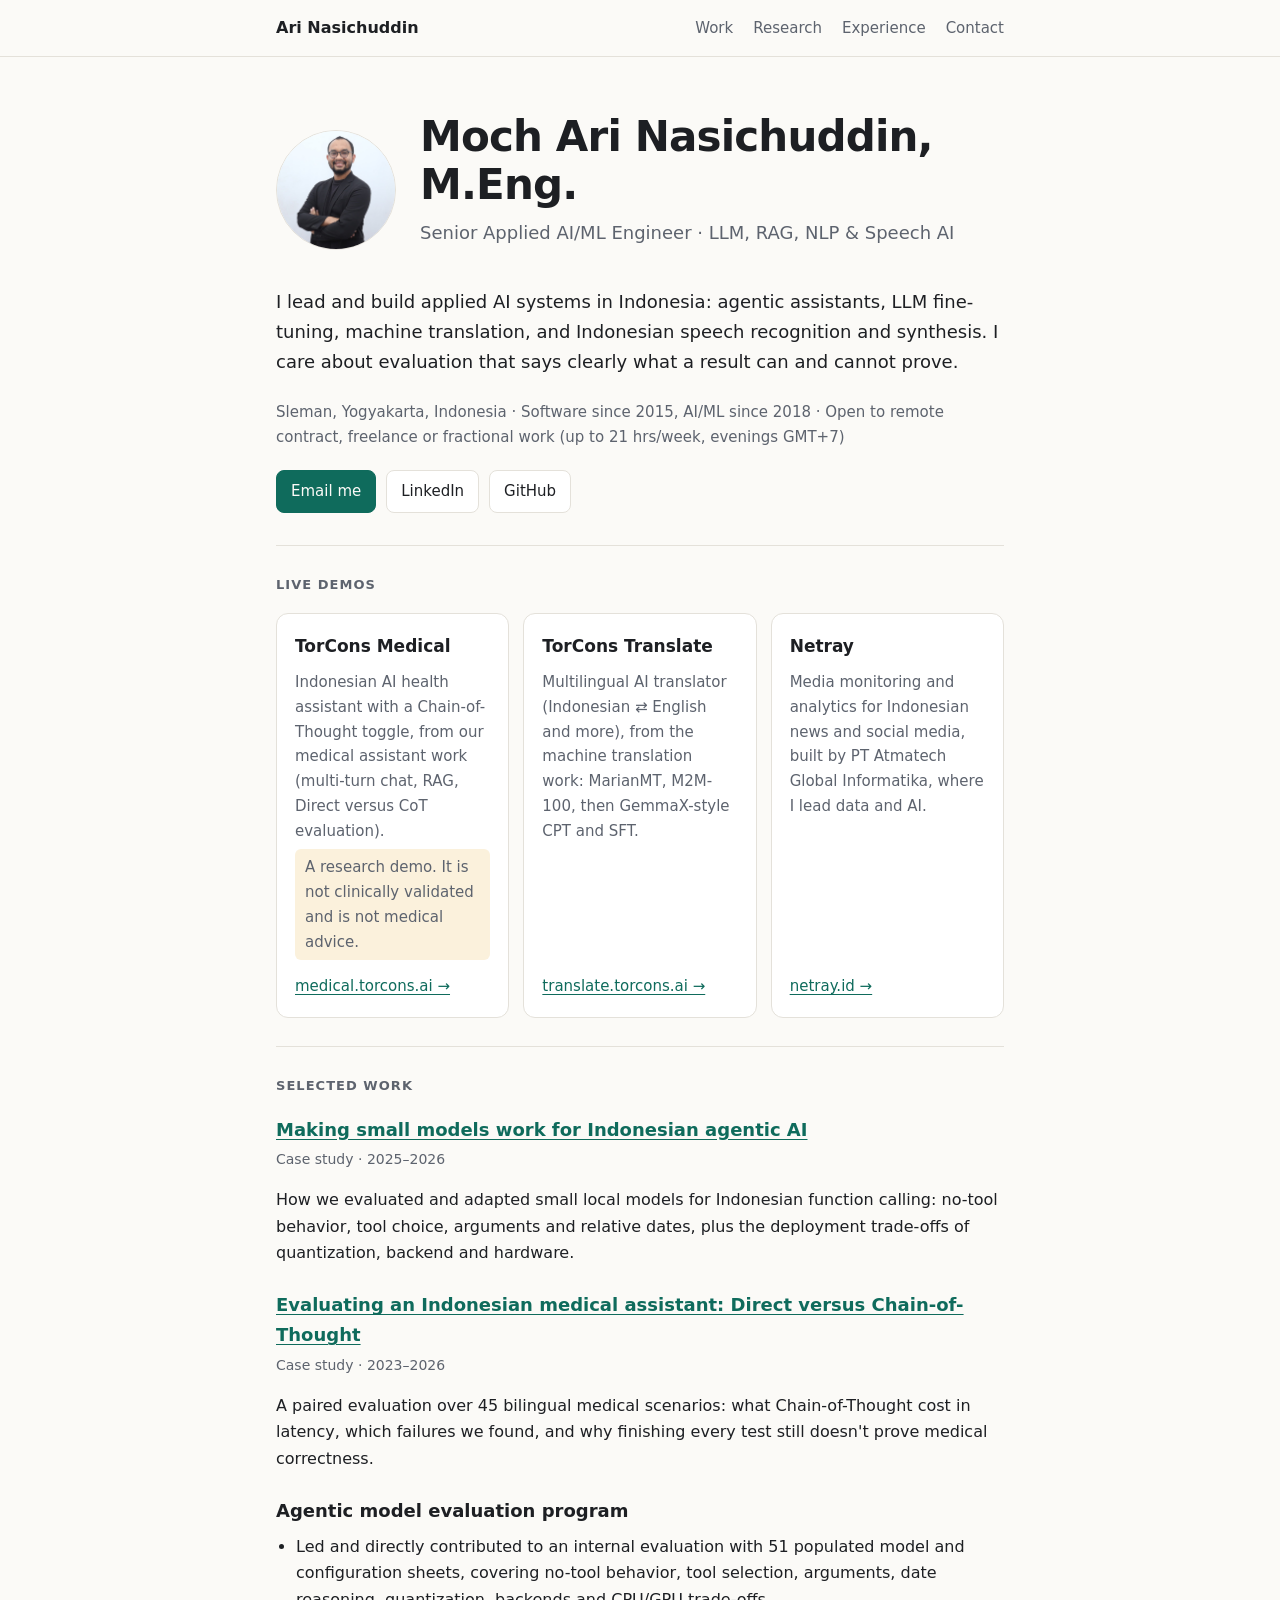
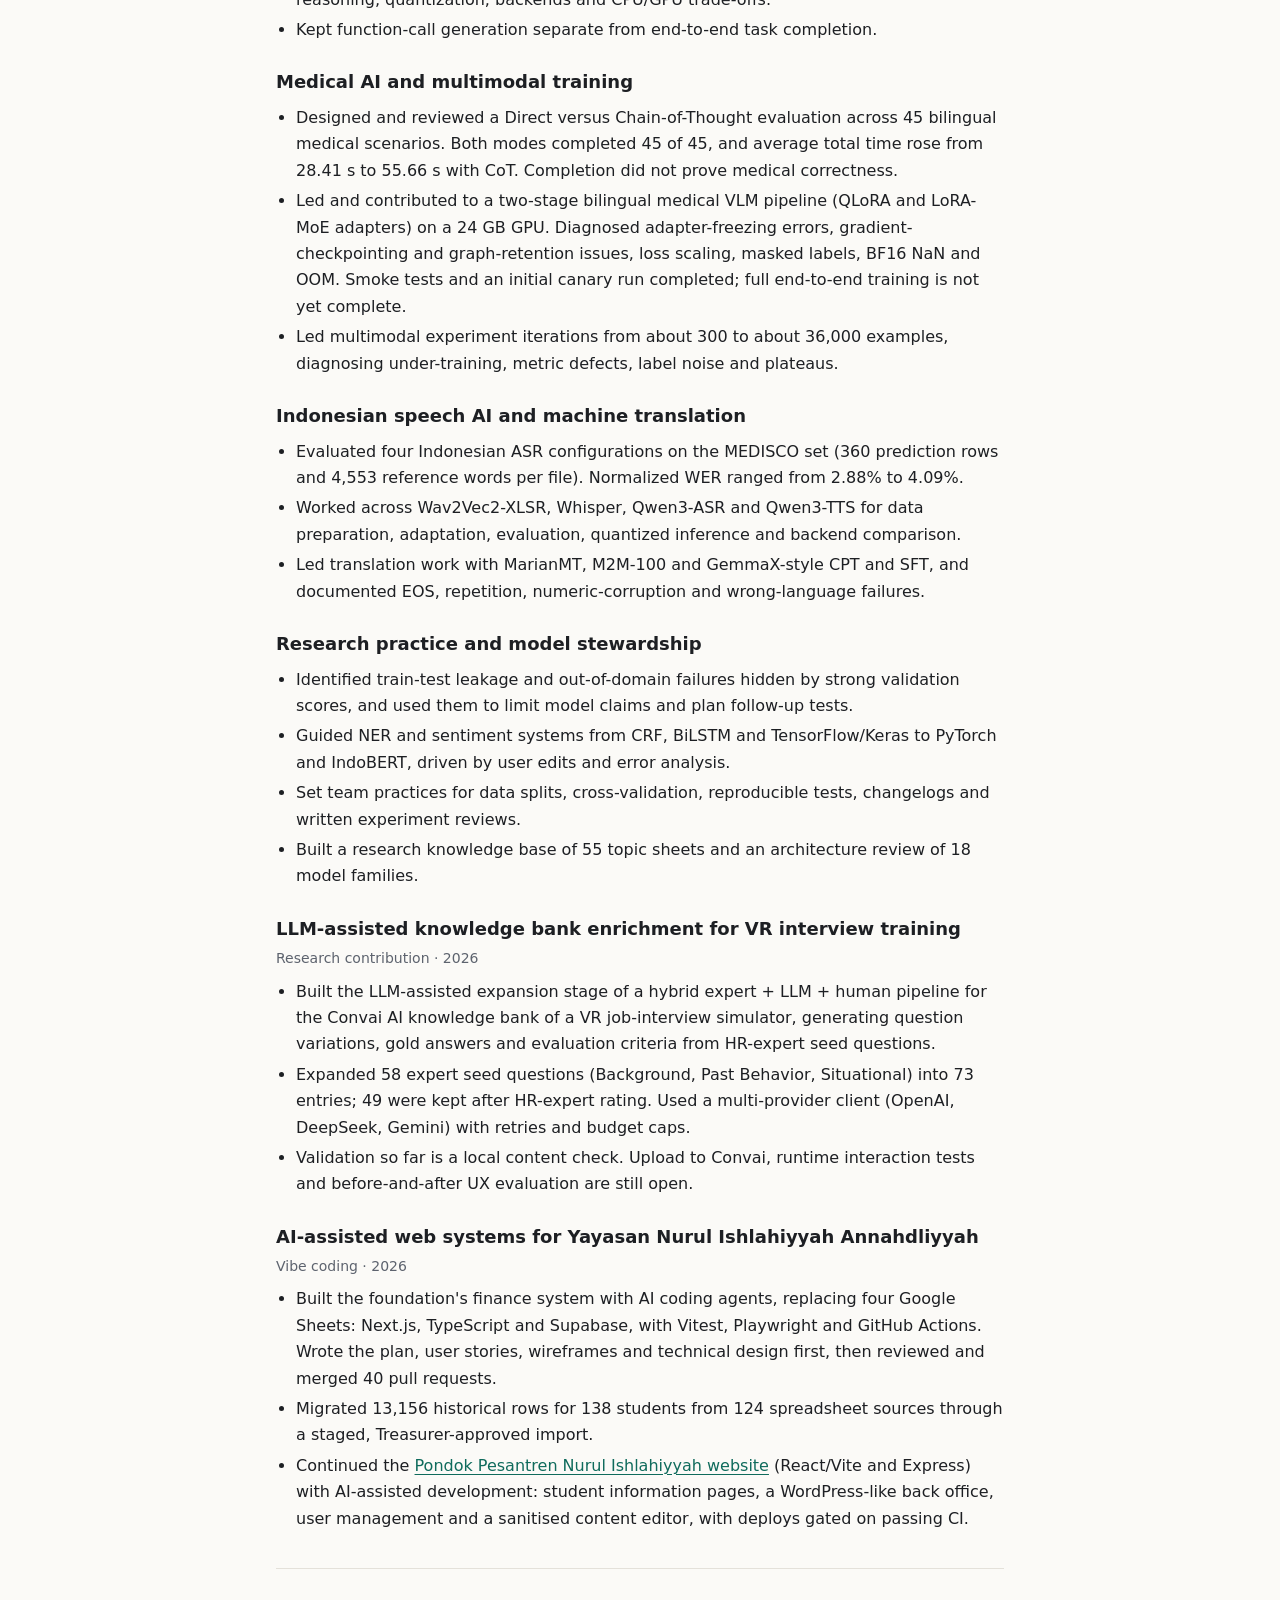
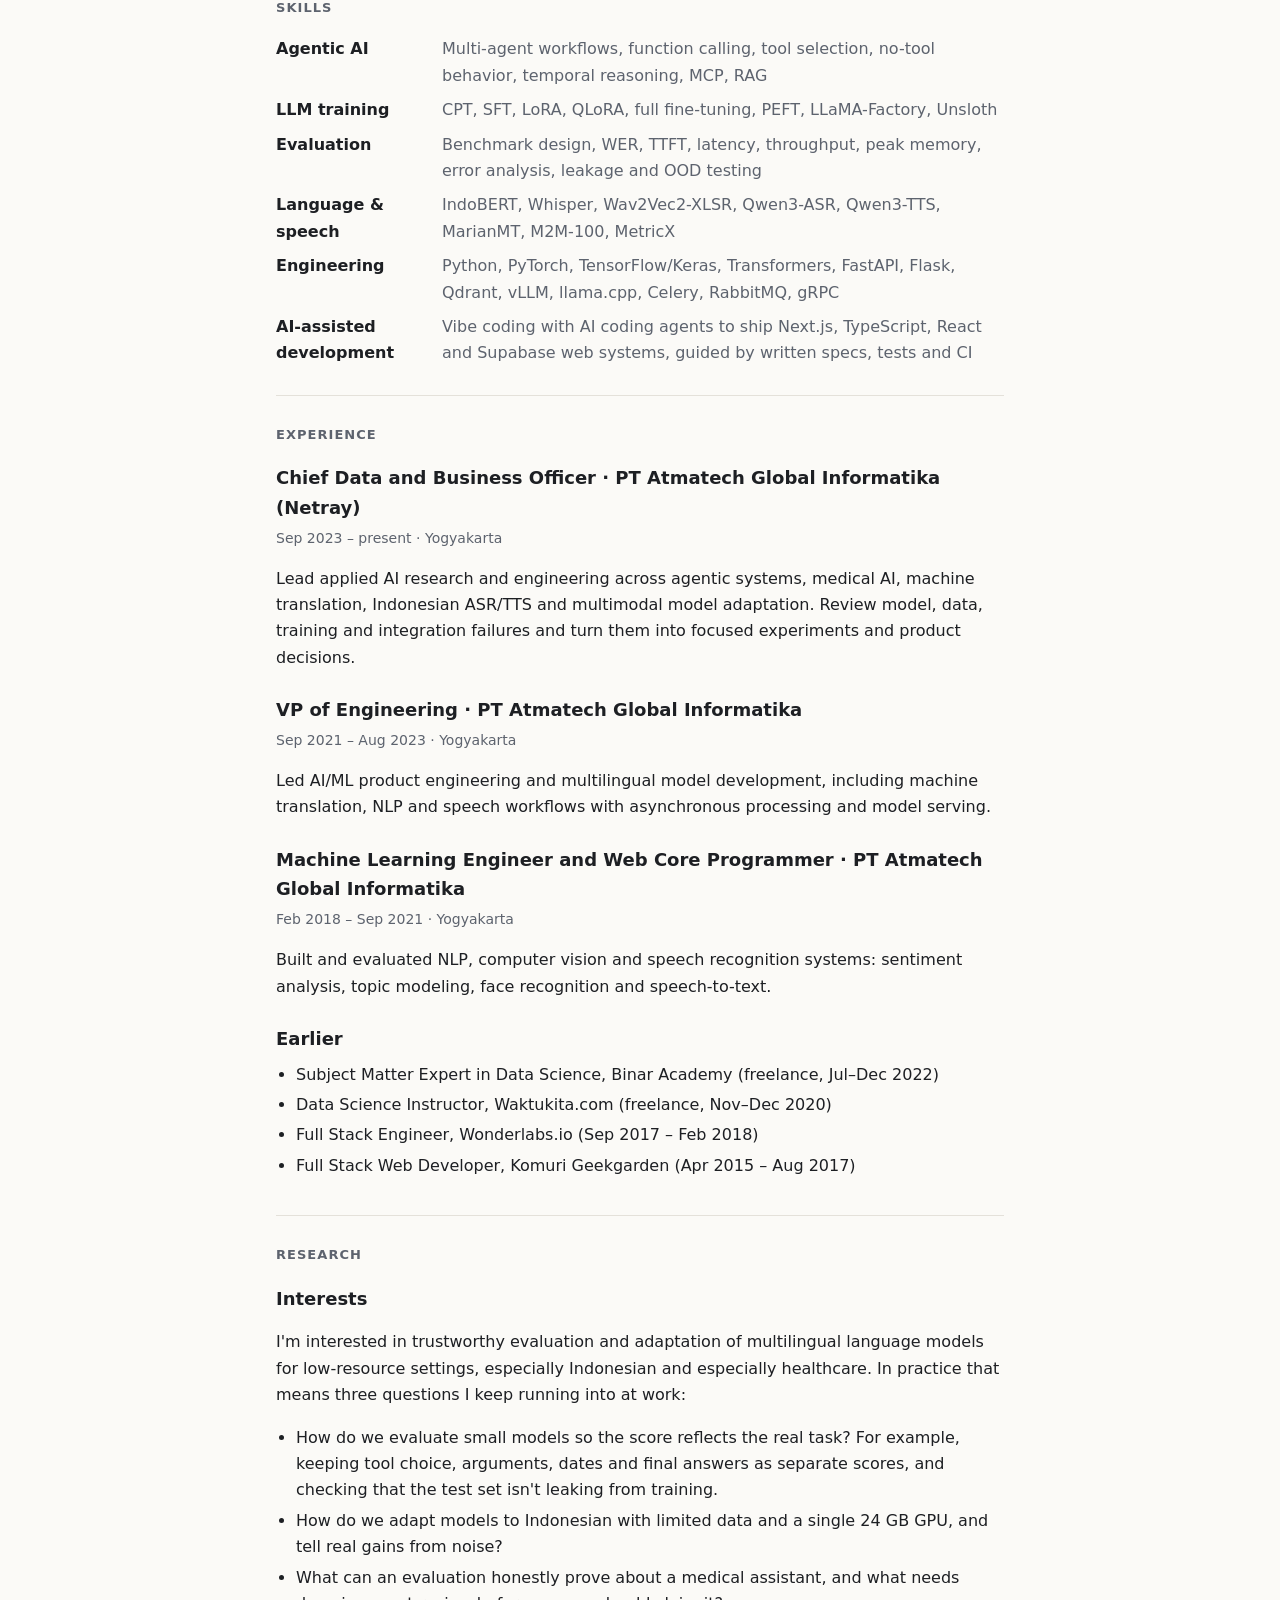
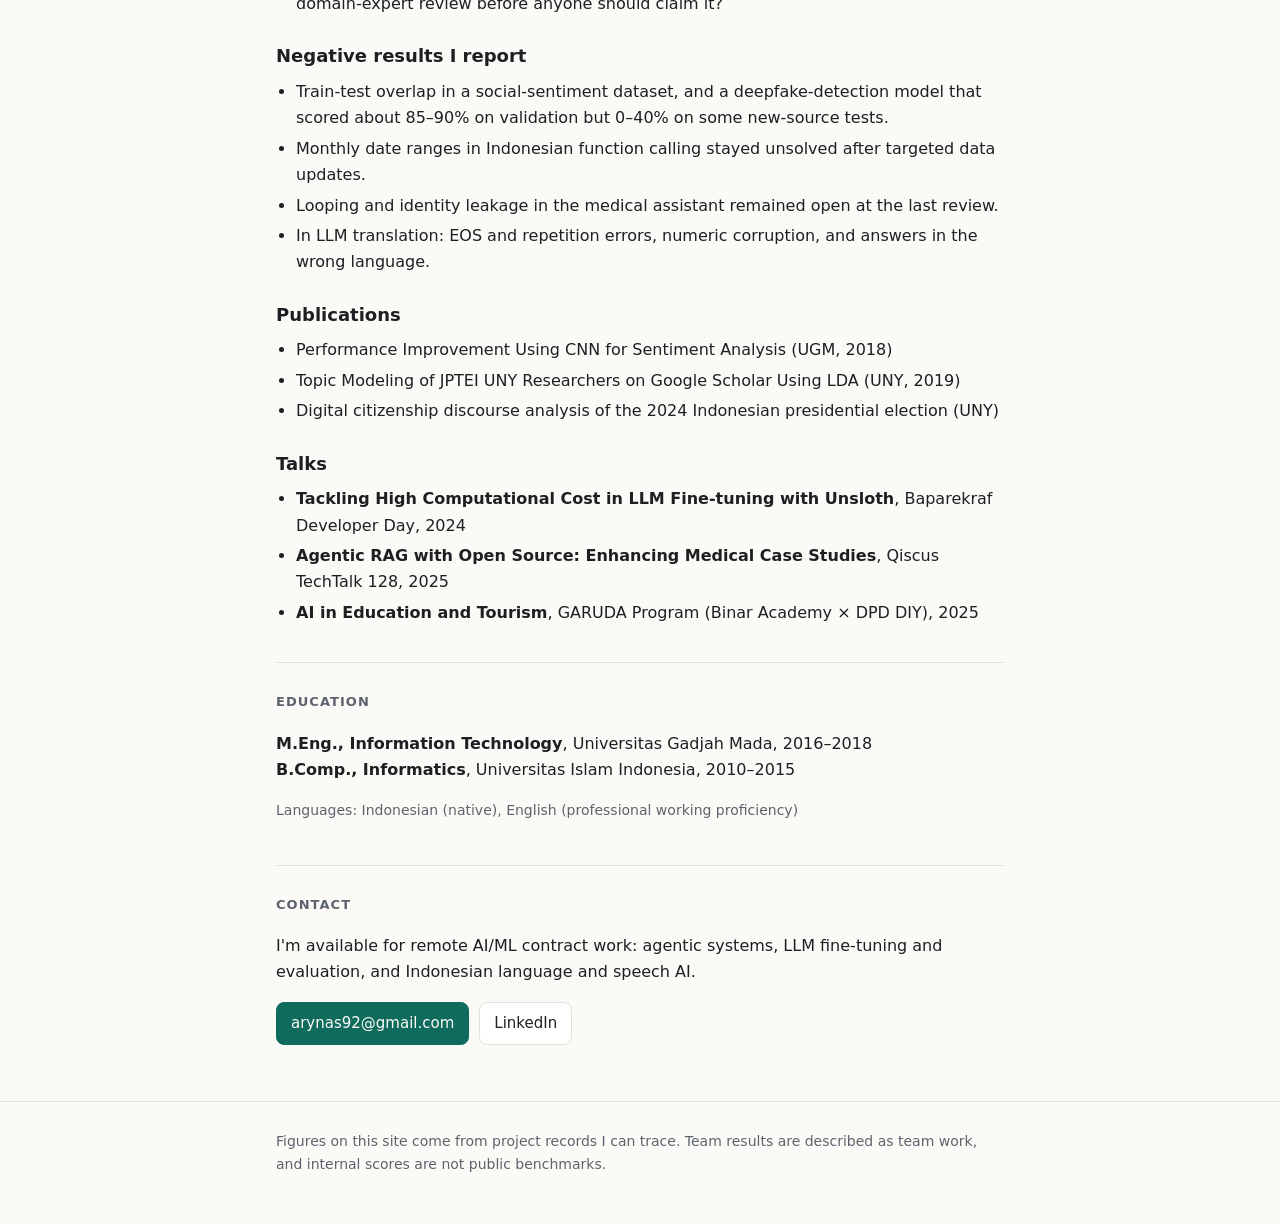
<file: index.html>
<!doctype html>
<html lang="en">
<head>
<meta charset="utf-8">
<meta name="viewport" content="width=device-width, initial-scale=1">
<title>Moch Ari Nasichuddin</title>
<meta name="description" content="Moch Ari Nasichuddin, Senior Applied AI/ML Engineer in Yogyakarta, Indonesia. LLMs, RAG, agentic AI, Indonesian NLP and speech AI.">
<meta name="google-site-verification" content="xAOfZpfvqEa2LNTlX7XzznSKUaXk-05Is_HeQM7u88k">
<link rel="canonical" href="https://arynas.github.io/">
<meta property="og:type" content="profile">
<meta property="og:url" content="https://arynas.github.io/">
<meta property="og:title" content="Moch Ari Nasichuddin | Applied AI/ML Engineer">
<meta property="og:description" content="LLMs, RAG, agentic AI, Indonesian NLP and speech AI. Available for remote contract work.">
<meta property="og:image" content="https://arynas.github.io/og.png">
<meta name="twitter:card" content="summary_large_image">
<link rel="icon" href="favicon.svg" type="image/svg+xml">
<link rel="stylesheet" href="style.css">
<script type="application/ld+json">
{
  "@context": "https://schema.org",
  "@type": "ProfilePage",
  "url": "https://arynas.github.io/",
  "mainEntity": {
    "@type": "Person",
    "name": "Moch Ari Nasichuddin",
    "alternateName": "arynas",
    "image": "https://arynas.github.io/photo.jpg",
    "jobTitle": "Senior Applied AI/ML Engineer",
    "description": "Applied AI/ML engineer and technical leader working on agentic AI, LLM fine-tuning and evaluation, and Indonesian language and speech AI.",
    "url": "https://arynas.github.io/",
    "email": "mailto:arynas92@gmail.com",
    "worksFor": { "@type": "Organization", "name": "PT Atmatech Global Informatika", "url": "https://netray.id/" },
    "alumniOf": [
      { "@type": "CollegeOrUniversity", "name": "Universitas Gadjah Mada" },
      { "@type": "CollegeOrUniversity", "name": "Universitas Islam Indonesia" }
    ],
    "address": { "@type": "PostalAddress", "addressLocality": "Yogyakarta", "addressCountry": "ID" },
    "knowsAbout": ["Agentic AI", "Large language models", "Retrieval-augmented generation", "LLM evaluation", "Indonesian NLP", "Speech recognition", "Machine translation"],
    "sameAs": [
      "https://www.linkedin.com/in/moch-ari-nasichuddin-bbb4abb8",
      "https://github.com/arynas"
    ]
  }
}
</script>
</head>
<body>
<nav class="top"><div class="wrap">
  <a class="brand" href="./">Ari Nasichuddin</a>
  <a href="#work">Work</a>
  <a href="#research">Research</a>
  <a href="#experience">Experience</a>
  <a href="#contact">Contact</a>
</div></nav>

<main class="wrap">
<header class="hero">
  <div class="hero-top">
    <img class="portrait" src="photo.jpg" alt="Portrait of Moch Ari Nasichuddin" width="120" height="120">
    <div>
      <h1>Moch Ari Nasichuddin, M.Eng.</h1>
      <p class="role">Senior Applied AI/ML Engineer · LLM, RAG, NLP &amp; Speech AI</p>
    </div>
  </div>
  <p class="lead">I lead and build applied AI systems in Indonesia: agentic assistants, LLM fine-tuning, machine translation, and Indonesian speech recognition and synthesis. I care about evaluation that says clearly what a result can and cannot prove.</p>
  <p class="meta">Sleman, Yogyakarta, Indonesia · Software since 2015, AI/ML since 2018 · Open to remote contract, freelance or fractional work (up to 21 hrs/week, evenings GMT+7)</p>
  <div class="links">
    <a class="btn primary" href="mailto:arynas92@gmail.com">Email me</a>
    <a class="btn" href="https://www.linkedin.com/in/moch-ari-nasichuddin-bbb4abb8">LinkedIn</a>
    <a class="btn" href="https://github.com/arynas">GitHub</a>
  </div>
</header>

<section id="demos">
  <h2>Live demos</h2>
  <div class="cards">
    <div class="card">
      <h3>TorCons Medical</h3>
      <p>Indonesian AI health assistant with a Chain-of-Thought toggle, from our medical assistant work (multi-turn chat, RAG, Direct versus CoT evaluation).</p>
      <p class="note">A research demo. It is not clinically validated and is not medical advice.</p>
      <a class="go" href="https://medical.torcons.ai/">medical.torcons.ai →</a>
    </div>
    <div class="card">
      <h3>TorCons Translate</h3>
      <p>Multilingual AI translator (Indonesian ⇄ English and more), from the machine translation work: MarianMT, M2M-100, then GemmaX-style CPT and SFT.</p>
      <a class="go" href="https://translate.torcons.ai/">translate.torcons.ai →</a>
    </div>
    <div class="card">
      <h3>Netray</h3>
      <p>Media monitoring and analytics for Indonesian news and social media, built by PT Atmatech Global Informatika, where I lead data and AI.</p>
      <a class="go" href="https://netray.id/">netray.id →</a>
    </div>
  </div>
</section>

<section id="work">
  <h2>Selected work</h2>
  <div class="item">
    <h3><a href="case-study.html">Making small models work for Indonesian agentic AI</a></h3>
    <p class="when">Case study · 2025–2026</p>
    <p>How we evaluated and adapted small local models for Indonesian function calling: no-tool behavior, tool choice, arguments and relative dates, plus the deployment trade-offs of quantization, backend and hardware.</p>
  </div>
  <div class="item">
    <h3><a href="medical-evaluation.html">Evaluating an Indonesian medical assistant: Direct versus Chain-of-Thought</a></h3>
    <p class="when">Case study · 2023–2026</p>
    <p>A paired evaluation over 45 bilingual medical scenarios: what Chain-of-Thought cost in latency, which failures we found, and why finishing every test still doesn't prove medical correctness.</p>
  </div>
  <div class="item">
    <h3>Agentic model evaluation program</h3>
    <ul>
      <li>Led and directly contributed to an internal evaluation with 51 populated model and configuration sheets, covering no-tool behavior, tool selection, arguments, date reasoning, quantization, backends and CPU/GPU trade-offs.</li>
      <li>Kept function-call generation separate from end-to-end task completion.</li>
    </ul>
  </div>
  <div class="item">
    <h3>Medical AI and multimodal training</h3>
    <ul>
      <li>Designed and reviewed a Direct versus Chain-of-Thought evaluation across 45 bilingual medical scenarios. Both modes completed 45 of 45, and average total time rose from 28.41 s to 55.66 s with CoT. Completion did not prove medical correctness.</li>
      <li>Led and contributed to a two-stage bilingual medical VLM pipeline (QLoRA and LoRA-MoE adapters) on a 24 GB GPU. Diagnosed adapter-freezing errors, gradient-checkpointing and graph-retention issues, loss scaling, masked labels, BF16 NaN and OOM. Smoke tests and an initial canary run completed; full end-to-end training is not yet complete.</li>
      <li>Led multimodal experiment iterations from about 300 to about 36,000 examples, diagnosing under-training, metric defects, label noise and plateaus.</li>
    </ul>
  </div>
  <div class="item">
    <h3>Indonesian speech AI and machine translation</h3>
    <ul>
      <li>Evaluated four Indonesian ASR configurations on the MEDISCO set (360 prediction rows and 4,553 reference words per file). Normalized WER ranged from 2.88% to 4.09%.</li>
      <li>Worked across Wav2Vec2-XLSR, Whisper, Qwen3-ASR and Qwen3-TTS for data preparation, adaptation, evaluation, quantized inference and backend comparison.</li>
      <li>Led translation work with MarianMT, M2M-100 and GemmaX-style CPT and SFT, and documented EOS, repetition, numeric-corruption and wrong-language failures.</li>
    </ul>
  </div>
  <div class="item">
    <h3>Research practice and model stewardship</h3>
    <ul>
      <li>Identified train-test leakage and out-of-domain failures hidden by strong validation scores, and used them to limit model claims and plan follow-up tests.</li>
      <li>Guided NER and sentiment systems from CRF, BiLSTM and TensorFlow/Keras to PyTorch and IndoBERT, driven by user edits and error analysis.</li>
      <li>Set team practices for data splits, cross-validation, reproducible tests, changelogs and written experiment reviews.</li>
      <li>Built a research knowledge base of 55 topic sheets and an architecture review of 18 model families.</li>
    </ul>
  </div>
  <div class="item">
    <h3>LLM-assisted knowledge bank enrichment for VR interview training</h3>
    <p class="when">Research contribution · 2026</p>
    <ul>
      <li>Built the LLM-assisted expansion stage of a hybrid expert + LLM + human pipeline for the Convai AI knowledge bank of a VR job-interview simulator, generating question variations, gold answers and evaluation criteria from HR-expert seed questions.</li>
      <li>Expanded 58 expert seed questions (Background, Past Behavior, Situational) into 73 entries; 49 were kept after HR-expert rating. Used a multi-provider client (OpenAI, DeepSeek, Gemini) with retries and budget caps.</li>
      <li>Validation so far is a local content check. Upload to Convai, runtime interaction tests and before-and-after UX evaluation are still open.</li>
    </ul>
  </div>
  <div class="item">
    <h3>AI-assisted web systems for Yayasan Nurul Ishlahiyyah Annahdliyyah</h3>
    <p class="when">Vibe coding · 2026</p>
    <ul>
      <li>Built the foundation's finance system with AI coding agents, replacing four Google Sheets: Next.js, TypeScript and Supabase, with Vitest, Playwright and GitHub Actions. Wrote the plan, user stories, wireframes and technical design first, then reviewed and merged 40 pull requests.</li>
      <li>Migrated 13,156 historical rows for 138 students from 124 spreadsheet sources through a staged, Treasurer-approved import.</li>
      <li>Continued the <a href="https://nurulishlahiyyah.id/">Pondok Pesantren Nurul Ishlahiyyah website</a> (React/Vite and Express) with AI-assisted development: student information pages, a WordPress-like back office, user management and a sanitised content editor, with deploys gated on passing CI.</li>
    </ul>
  </div>
</section>

<section id="skills">
  <h2>Skills</h2>
  <dl class="skills">
    <dt>Agentic AI</dt><dd>Multi-agent workflows, function calling, tool selection, no-tool behavior, temporal reasoning, MCP, RAG</dd>
    <dt>LLM training</dt><dd>CPT, SFT, LoRA, QLoRA, full fine-tuning, PEFT, LLaMA-Factory, Unsloth</dd>
    <dt>Evaluation</dt><dd>Benchmark design, WER, TTFT, latency, throughput, peak memory, error analysis, leakage and OOD testing</dd>
    <dt>Language &amp; speech</dt><dd>IndoBERT, Whisper, Wav2Vec2-XLSR, Qwen3-ASR, Qwen3-TTS, MarianMT, M2M-100, MetricX</dd>
    <dt>Engineering</dt><dd>Python, PyTorch, TensorFlow/Keras, Transformers, FastAPI, Flask, Qdrant, vLLM, llama.cpp, Celery, RabbitMQ, gRPC</dd>
    <dt>AI-assisted development</dt><dd>Vibe coding with AI coding agents to ship Next.js, TypeScript, React and Supabase web systems, guided by written specs, tests and CI</dd>
  </dl>
</section>

<section id="experience">
  <h2>Experience</h2>
  <div class="item">
    <h3>Chief Data and Business Officer · PT Atmatech Global Informatika (Netray)</h3>
    <p class="when">Sep 2023 – present · Yogyakarta</p>
    <p>Lead applied AI research and engineering across agentic systems, medical AI, machine translation, Indonesian ASR/TTS and multimodal model adaptation. Review model, data, training and integration failures and turn them into focused experiments and product decisions.</p>
  </div>
  <div class="item">
    <h3>VP of Engineering · PT Atmatech Global Informatika</h3>
    <p class="when">Sep 2021 – Aug 2023 · Yogyakarta</p>
    <p>Led AI/ML product engineering and multilingual model development, including machine translation, NLP and speech workflows with asynchronous processing and model serving.</p>
  </div>
  <div class="item">
    <h3>Machine Learning Engineer and Web Core Programmer · PT Atmatech Global Informatika</h3>
    <p class="when">Feb 2018 – Sep 2021 · Yogyakarta</p>
    <p>Built and evaluated NLP, computer vision and speech recognition systems: sentiment analysis, topic modeling, face recognition and speech-to-text.</p>
  </div>
  <div class="item">
    <h3>Earlier</h3>
    <ul>
      <li>Subject Matter Expert in Data Science, Binar Academy (freelance, Jul–Dec 2022)</li>
      <li>Data Science Instructor, Waktukita.com (freelance, Nov–Dec 2020)</li>
      <li>Full Stack Engineer, Wonderlabs.io (Sep 2017 – Feb 2018)</li>
      <li>Full Stack Web Developer, Komuri Geekgarden (Apr 2015 – Aug 2017)</li>
    </ul>
  </div>
</section>

<section id="research">
  <h2>Research</h2>
  <div class="item">
    <h3>Interests</h3>
    <p>I'm interested in trustworthy evaluation and adaptation of multilingual language models for low-resource settings, especially Indonesian and especially healthcare. In practice that means three questions I keep running into at work:</p>
    <ul>
      <li>How do we evaluate small models so the score reflects the real task? For example, keeping tool choice, arguments, dates and final answers as separate scores, and checking that the test set isn't leaking from training.</li>
      <li>How do we adapt models to Indonesian with limited data and a single 24 GB GPU, and tell real gains from noise?</li>
      <li>What can an evaluation honestly prove about a medical assistant, and what needs domain-expert review before anyone should claim it?</li>
    </ul>
  </div>
  <div class="item">
    <h3>Negative results I report</h3>
    <ul>
      <li>Train-test overlap in a social-sentiment dataset, and a deepfake-detection model that scored about 85–90% on validation but 0–40% on some new-source tests.</li>
      <li>Monthly date ranges in Indonesian function calling stayed unsolved after targeted data updates.</li>
      <li>Looping and identity leakage in the medical assistant remained open at the last review.</li>
      <li>In LLM translation: EOS and repetition errors, numeric corruption, and answers in the wrong language.</li>
    </ul>
  </div>
  <div class="item">
    <h3>Publications</h3>
    <ul>
      <li>Performance Improvement Using CNN for Sentiment Analysis (UGM, 2018)</li>
      <li>Topic Modeling of JPTEI UNY Researchers on Google Scholar Using LDA (UNY, 2019)</li>
      <li>Digital citizenship discourse analysis of the 2024 Indonesian presidential election (UNY)</li>
    </ul>
  </div>
  <div class="item">
    <h3>Talks</h3>
    <ul>
      <li><strong>Tackling High Computational Cost in LLM Fine-tuning with Unsloth</strong>, Baparekraf Developer Day, 2024</li>
      <li><strong>Agentic RAG with Open Source: Enhancing Medical Case Studies</strong>, Qiscus TechTalk 128, 2025</li>
      <li><strong>AI in Education and Tourism</strong>, GARUDA Program (Binar Academy × DPD DIY), 2025</li>
    </ul>
  </div>
</section>

<section id="education">
  <h2>Education</h2>
  <p><strong>M.Eng., Information Technology</strong>, Universitas Gadjah Mada, 2016–2018<br>
  <strong>B.Comp., Informatics</strong>, Universitas Islam Indonesia, 2010–2015</p>
  <p class="caveat">Languages: Indonesian (native), English (professional working proficiency)</p>
</section>

<section id="contact">
  <h2>Contact</h2>
  <p>I'm available for remote AI/ML contract work: agentic systems, LLM fine-tuning and evaluation, and Indonesian language and speech AI.</p>
  <div class="links">
    <a class="btn primary" href="mailto:arynas92@gmail.com">arynas92@gmail.com</a>
    <a class="btn" href="https://www.linkedin.com/in/moch-ari-nasichuddin-bbb4abb8">LinkedIn</a>
  </div>
</section>
</main>

<footer><div class="wrap">
  Figures on this site come from project records I can trace. Team results are described as team work, and internal scores are not public benchmarks.
</div></footer>
</body>
</html>
</file>
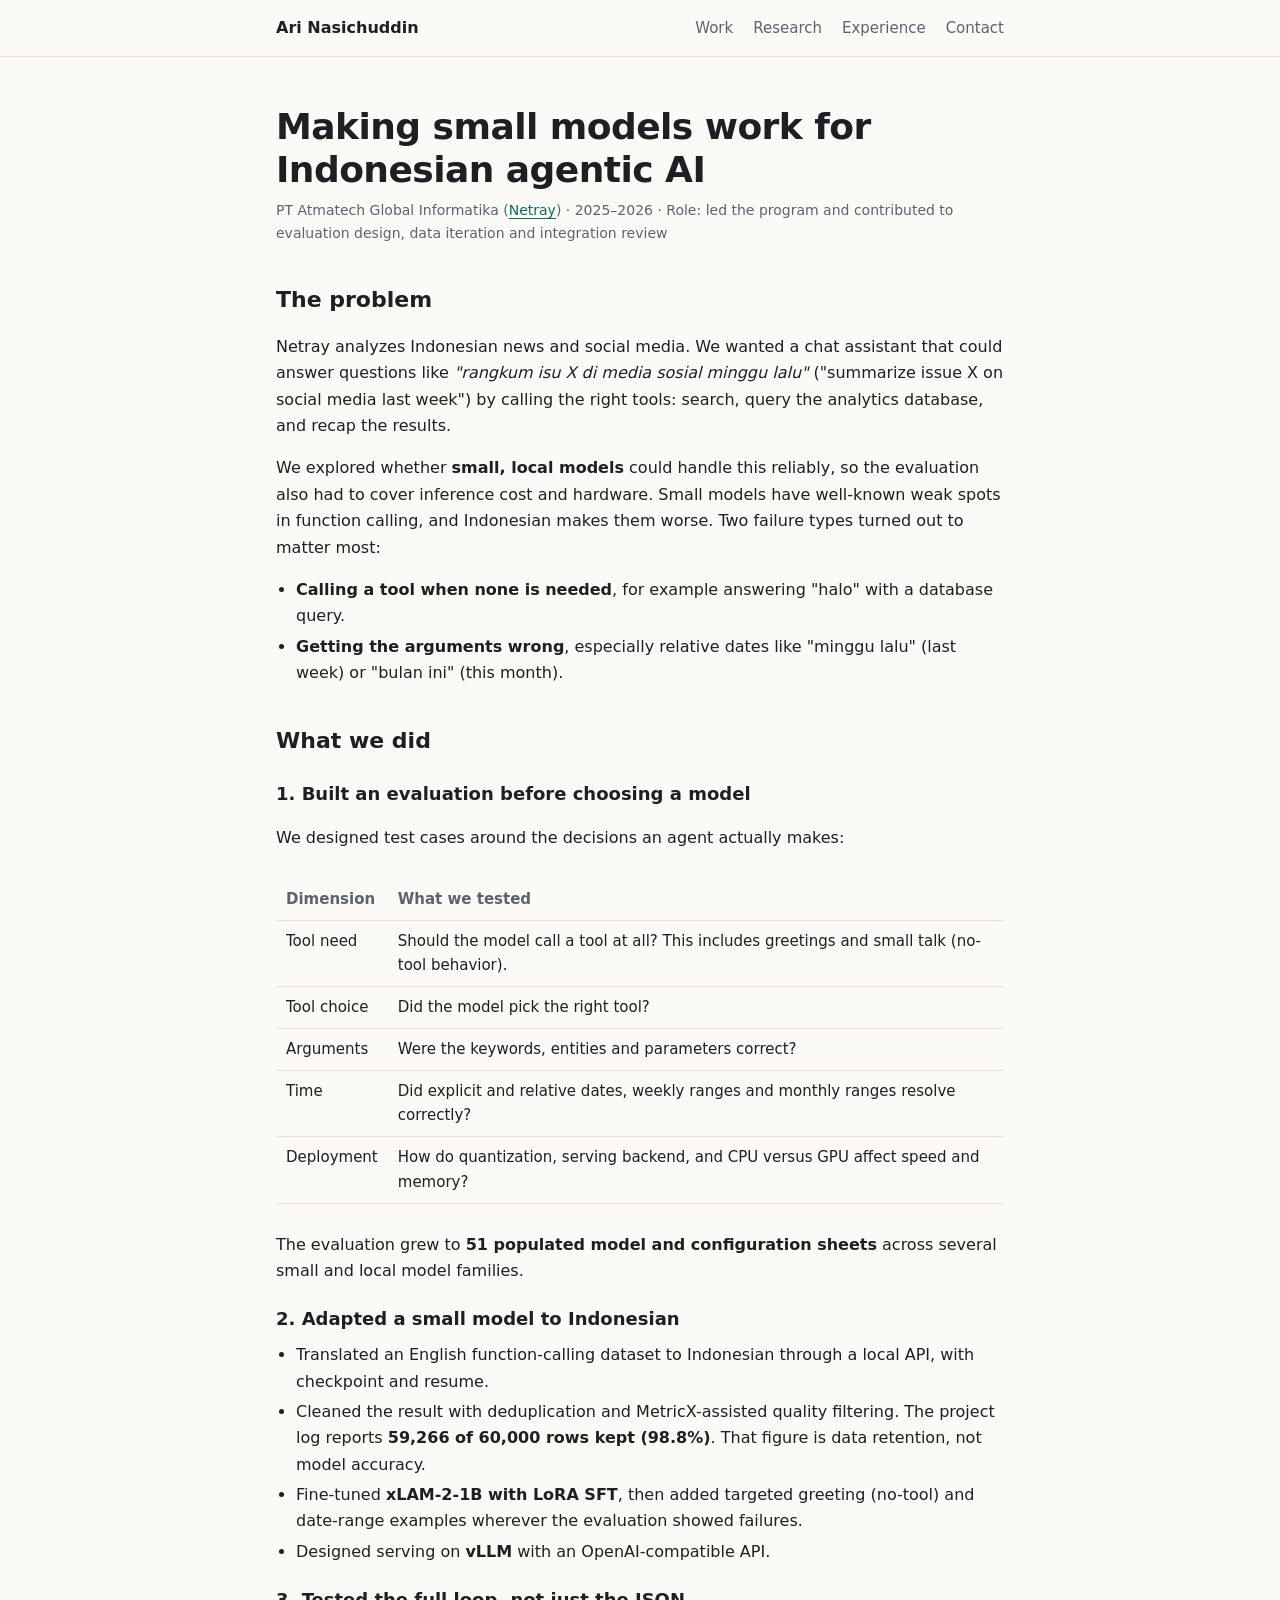
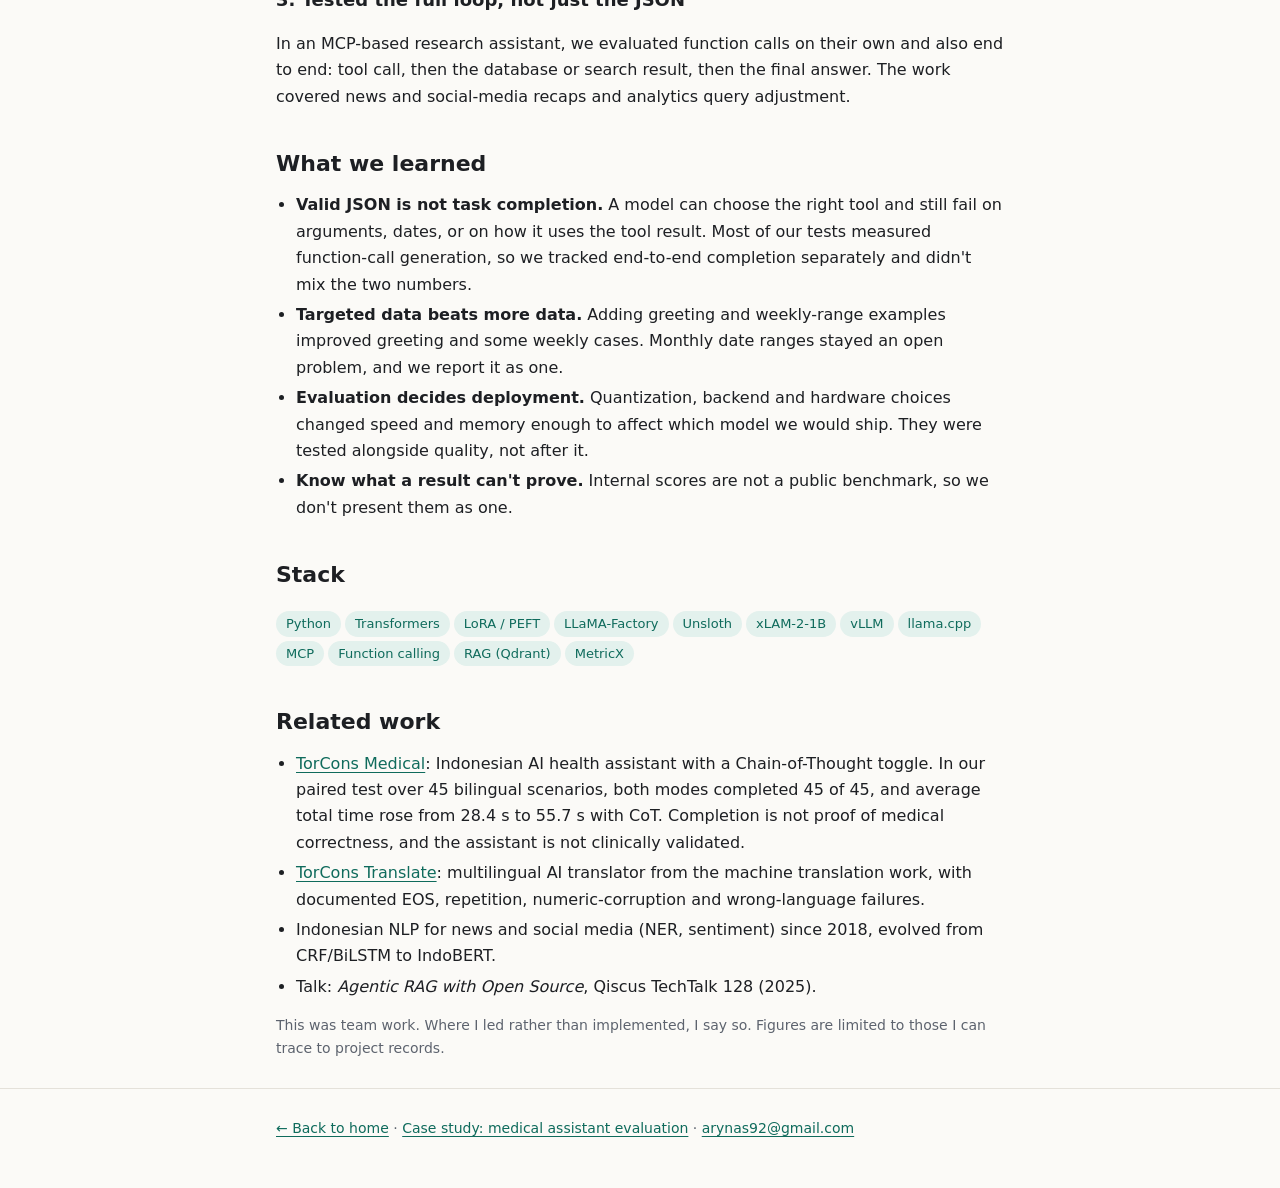
<file: case-study.html>
<!doctype html>
<html lang="en">
<head>
<meta charset="utf-8">
<meta name="viewport" content="width=device-width, initial-scale=1">
<title>Indonesian Agentic AI</title>
<meta name="description" content="Case study: evaluating and adapting small local models for Indonesian function calling.">
<link rel="canonical" href="https://arynas.github.io/case-study.html">
<meta property="og:type" content="article">
<meta property="og:url" content="https://arynas.github.io/case-study.html">
<meta property="og:title" content="Making small models work for Indonesian agentic AI">
<meta property="og:description" content="Evaluating and adapting small local models for Indonesian function calling.">
<meta property="og:image" content="https://arynas.github.io/og.png">
<meta name="twitter:card" content="summary_large_image">
<link rel="icon" href="favicon.svg" type="image/svg+xml">
<link rel="stylesheet" href="style.css">
</head>
<body>
<nav class="top"><div class="wrap">
  <a class="brand" href="./">Ari Nasichuddin</a>
  <a href="./#work">Work</a>
  <a href="./#research">Research</a>
  <a href="./#experience">Experience</a>
  <a href="./#contact">Contact</a>
</div></nav>

<main class="wrap">
<article>
<h1>Making small models work for Indonesian agentic AI</h1>
<p class="when">PT Atmatech Global Informatika (<a href="https://netray.id/">Netray</a>) · 2025–2026 · Role: led the program and contributed to evaluation design, data iteration and integration review</p>

<h2>The problem</h2>
<p>Netray analyzes Indonesian news and social media. We wanted a chat assistant that could answer questions like <em>"rangkum isu X di media sosial minggu lalu"</em> ("summarize issue X on social media last week") by calling the right tools: search, query the analytics database, and recap the results.</p>
<p>We explored whether <strong>small, local models</strong> could handle this reliably, so the evaluation also had to cover inference cost and hardware. Small models have well-known weak spots in function calling, and Indonesian makes them worse. Two failure types turned out to matter most:</p>
<ul>
  <li><strong>Calling a tool when none is needed</strong>, for example answering "halo" with a database query.</li>
  <li><strong>Getting the arguments wrong</strong>, especially relative dates like "minggu lalu" (last week) or "bulan ini" (this month).</li>
</ul>

<h2>What we did</h2>
<h3>1. Built an evaluation before choosing a model</h3>
<p>We designed test cases around the decisions an agent actually makes:</p>
<div class="table-wrap"><table>
  <tr><th>Dimension</th><th>What we tested</th></tr>
  <tr><td>Tool need</td><td>Should the model call a tool at all? This includes greetings and small talk (no-tool behavior).</td></tr>
  <tr><td>Tool choice</td><td>Did the model pick the right tool?</td></tr>
  <tr><td>Arguments</td><td>Were the keywords, entities and parameters correct?</td></tr>
  <tr><td>Time</td><td>Did explicit and relative dates, weekly ranges and monthly ranges resolve correctly?</td></tr>
  <tr><td>Deployment</td><td>How do quantization, serving backend, and CPU versus GPU affect speed and memory?</td></tr>
</table></div>
<p>The evaluation grew to <strong>51 populated model and configuration sheets</strong> across several small and local model families.</p>

<h3>2. Adapted a small model to Indonesian</h3>
<ul>
  <li>Translated an English function-calling dataset to Indonesian through a local API, with checkpoint and resume.</li>
  <li>Cleaned the result with deduplication and MetricX-assisted quality filtering. The project log reports <strong>59,266 of 60,000 rows kept (98.8%)</strong>. That figure is data retention, not model accuracy.</li>
  <li>Fine-tuned <strong>xLAM-2-1B with LoRA SFT</strong>, then added targeted greeting (no-tool) and date-range examples wherever the evaluation showed failures.</li>
  <li>Designed serving on <strong>vLLM</strong> with an OpenAI-compatible API.</li>
</ul>

<h3>3. Tested the full loop, not just the JSON</h3>
<p>In an MCP-based research assistant, we evaluated function calls on their own and also end to end: tool call, then the database or search result, then the final answer. The work covered news and social-media recaps and analytics query adjustment.</p>

<h2>What we learned</h2>
<ul>
  <li><strong>Valid JSON is not task completion.</strong> A model can choose the right tool and still fail on arguments, dates, or on how it uses the tool result. Most of our tests measured function-call generation, so we tracked end-to-end completion separately and didn't mix the two numbers.</li>
  <li><strong>Targeted data beats more data.</strong> Adding greeting and weekly-range examples improved greeting and some weekly cases. Monthly date ranges stayed an open problem, and we report it as one.</li>
  <li><strong>Evaluation decides deployment.</strong> Quantization, backend and hardware choices changed speed and memory enough to affect which model we would ship. They were tested alongside quality, not after it.</li>
  <li><strong>Know what a result can't prove.</strong> Internal scores are not a public benchmark, so we don't present them as one.</li>
</ul>

<h2>Stack</h2>
<p>
  <span class="pill">Python</span><span class="pill">Transformers</span><span class="pill">LoRA / PEFT</span><span class="pill">LLaMA-Factory</span><span class="pill">Unsloth</span><span class="pill">xLAM-2-1B</span><span class="pill">vLLM</span><span class="pill">llama.cpp</span><span class="pill">MCP</span><span class="pill">Function calling</span><span class="pill">RAG (Qdrant)</span><span class="pill">MetricX</span>
</p>

<h2>Related work</h2>
<ul>
  <li><a href="https://medical.torcons.ai/">TorCons Medical</a>: Indonesian AI health assistant with a Chain-of-Thought toggle. In our paired test over 45 bilingual scenarios, both modes completed 45 of 45, and average total time rose from 28.4 s to 55.7 s with CoT. Completion is not proof of medical correctness, and the assistant is not clinically validated.</li>
  <li><a href="https://translate.torcons.ai/">TorCons Translate</a>: multilingual AI translator from the machine translation work, with documented EOS, repetition, numeric-corruption and wrong-language failures.</li>
  <li>Indonesian NLP for news and social media (NER, sentiment) since 2018, evolved from CRF/BiLSTM to IndoBERT.</li>
  <li>Talk: <em>Agentic RAG with Open Source</em>, Qiscus TechTalk 128 (2025).</li>
</ul>

<p class="caveat">This was team work. Where I led rather than implemented, I say so. Figures are limited to those I can trace to project records.</p>
</article>
</main>

<footer><div class="wrap">
  <a href="./">← Back to home</a> · <a href="medical-evaluation.html">Case study: medical assistant evaluation</a> · <a href="mailto:arynas92@gmail.com">arynas92@gmail.com</a>
</div></footer>
</body>
</html>
</file>
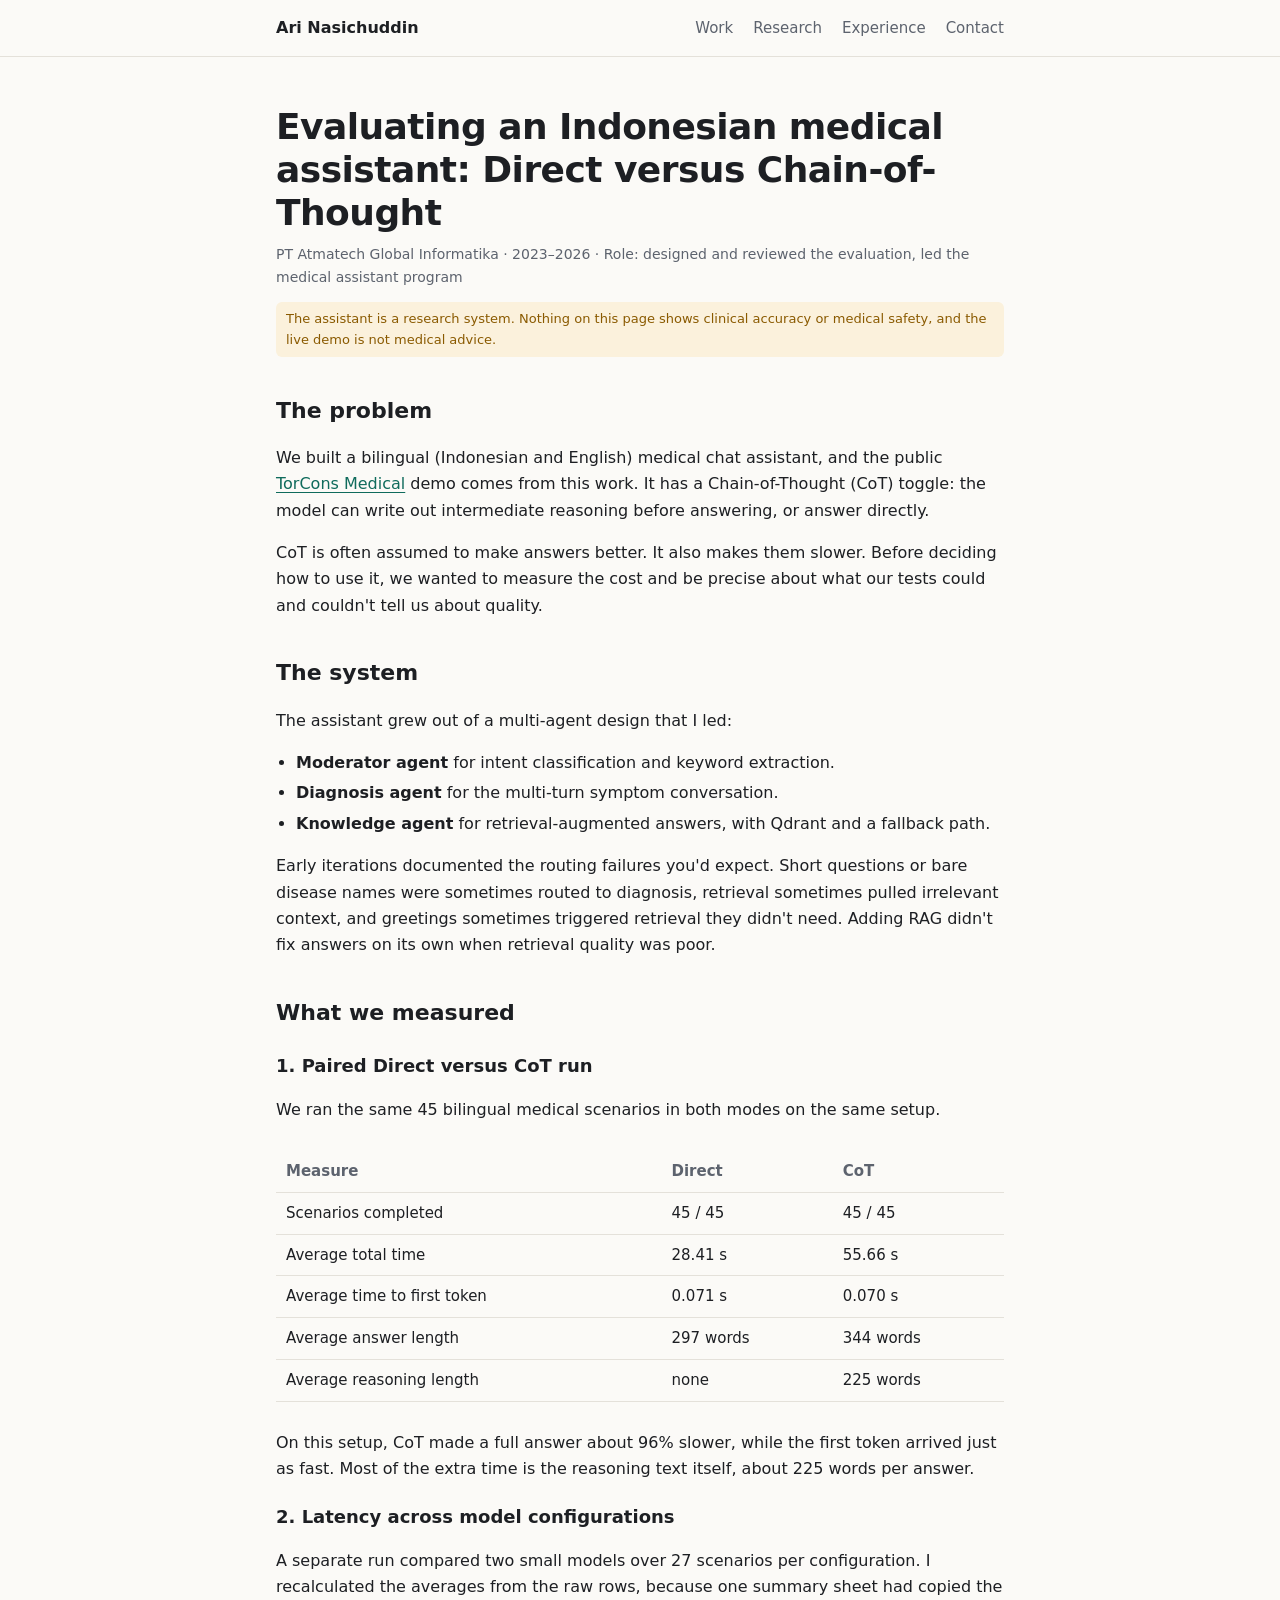
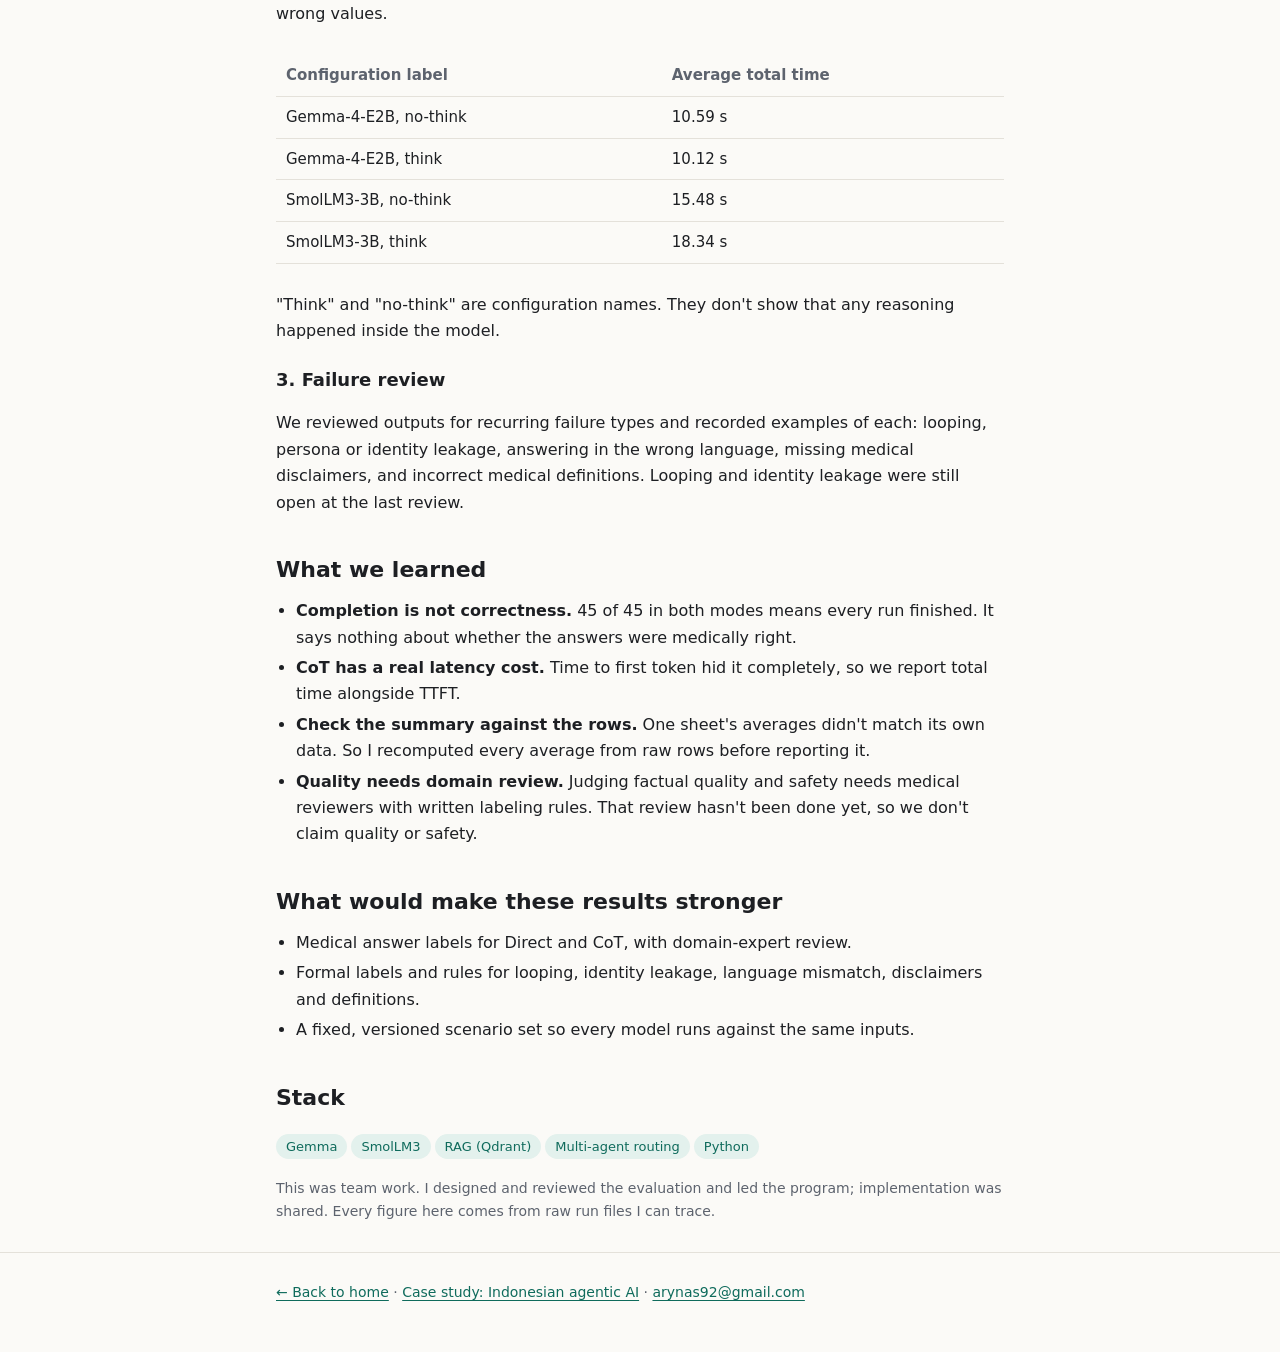
<file: medical-evaluation.html>
<!doctype html>
<html lang="en">
<head>
<meta charset="utf-8">
<meta name="viewport" content="width=device-width, initial-scale=1">
<title>Evaluating an Indonesian Medical Assistant | Moch Ari Nasichuddin</title>
<meta name="description" content="Case study: a paired Direct versus Chain-of-Thought evaluation of a bilingual medical assistant, and what completion, latency and failure reviews can and cannot prove.">
<link rel="canonical" href="https://arynas.github.io/medical-evaluation.html">
<meta property="og:type" content="article">
<meta property="og:url" content="https://arynas.github.io/medical-evaluation.html">
<meta property="og:title" content="Evaluating an Indonesian medical assistant: Direct vs Chain-of-Thought">
<meta property="og:description" content="What a paired Direct vs CoT evaluation over 45 bilingual scenarios showed, and what it could not prove.">
<meta property="og:image" content="https://arynas.github.io/og.png">
<meta name="twitter:card" content="summary_large_image">
<link rel="icon" href="favicon.svg" type="image/svg+xml">
<link rel="stylesheet" href="style.css">
</head>
<body>
<nav class="top"><div class="wrap">
  <a class="brand" href="./">Ari Nasichuddin</a>
  <a href="./#work">Work</a>
  <a href="./#research">Research</a>
  <a href="./#experience">Experience</a>
  <a href="./#contact">Contact</a>
</div></nav>

<main class="wrap">
<article>
<h1>Evaluating an Indonesian medical assistant: Direct versus Chain-of-Thought</h1>
<p class="when">PT Atmatech Global Informatika · 2023–2026 · Role: designed and reviewed the evaluation, led the medical assistant program</p>

<p class="note">The assistant is a research system. Nothing on this page shows clinical accuracy or medical safety, and the live demo is not medical advice.</p>

<h2>The problem</h2>
<p>We built a bilingual (Indonesian and English) medical chat assistant, and the public <a href="https://medical.torcons.ai/">TorCons Medical</a> demo comes from this work. It has a Chain-of-Thought (CoT) toggle: the model can write out intermediate reasoning before answering, or answer directly.</p>
<p>CoT is often assumed to make answers better. It also makes them slower. Before deciding how to use it, we wanted to measure the cost and be precise about what our tests could and couldn't tell us about quality.</p>

<h2>The system</h2>
<p>The assistant grew out of a multi-agent design that I led:</p>
<ul>
  <li><strong>Moderator agent</strong> for intent classification and keyword extraction.</li>
  <li><strong>Diagnosis agent</strong> for the multi-turn symptom conversation.</li>
  <li><strong>Knowledge agent</strong> for retrieval-augmented answers, with Qdrant and a fallback path.</li>
</ul>
<p>Early iterations documented the routing failures you'd expect. Short questions or bare disease names were sometimes routed to diagnosis, retrieval sometimes pulled irrelevant context, and greetings sometimes triggered retrieval they didn't need. Adding RAG didn't fix answers on its own when retrieval quality was poor.</p>

<h2>What we measured</h2>
<h3>1. Paired Direct versus CoT run</h3>
<p>We ran the same 45 bilingual medical scenarios in both modes on the same setup.</p>
<div class="table-wrap"><table>
  <tr><th>Measure</th><th>Direct</th><th>CoT</th></tr>
  <tr><td>Scenarios completed</td><td>45 / 45</td><td>45 / 45</td></tr>
  <tr><td>Average total time</td><td>28.41 s</td><td>55.66 s</td></tr>
  <tr><td>Average time to first token</td><td>0.071 s</td><td>0.070 s</td></tr>
  <tr><td>Average answer length</td><td>297 words</td><td>344 words</td></tr>
  <tr><td>Average reasoning length</td><td>none</td><td>225 words</td></tr>
</table></div>
<p>On this setup, CoT made a full answer about 96% slower, while the first token arrived just as fast. Most of the extra time is the reasoning text itself, about 225 words per answer.</p>

<h3>2. Latency across model configurations</h3>
<p>A separate run compared two small models over 27 scenarios per configuration. I recalculated the averages from the raw rows, because one summary sheet had copied the wrong values.</p>
<div class="table-wrap"><table>
  <tr><th>Configuration label</th><th>Average total time</th></tr>
  <tr><td>Gemma-4-E2B, no-think</td><td>10.59 s</td></tr>
  <tr><td>Gemma-4-E2B, think</td><td>10.12 s</td></tr>
  <tr><td>SmolLM3-3B, no-think</td><td>15.48 s</td></tr>
  <tr><td>SmolLM3-3B, think</td><td>18.34 s</td></tr>
</table></div>
<p>"Think" and "no-think" are configuration names. They don't show that any reasoning happened inside the model.</p>

<h3>3. Failure review</h3>
<p>We reviewed outputs for recurring failure types and recorded examples of each: looping, persona or identity leakage, answering in the wrong language, missing medical disclaimers, and incorrect medical definitions. Looping and identity leakage were still open at the last review.</p>

<h2>What we learned</h2>
<ul>
  <li><strong>Completion is not correctness.</strong> 45 of 45 in both modes means every run finished. It says nothing about whether the answers were medically right.</li>
  <li><strong>CoT has a real latency cost.</strong> Time to first token hid it completely, so we report total time alongside TTFT.</li>
  <li><strong>Check the summary against the rows.</strong> One sheet's averages didn't match its own data. So I recomputed every average from raw rows before reporting it.</li>
  <li><strong>Quality needs domain review.</strong> Judging factual quality and safety needs medical reviewers with written labeling rules. That review hasn't been done yet, so we don't claim quality or safety.</li>
</ul>

<h2>What would make these results stronger</h2>
<ul>
  <li>Medical answer labels for Direct and CoT, with domain-expert review.</li>
  <li>Formal labels and rules for looping, identity leakage, language mismatch, disclaimers and definitions.</li>
  <li>A fixed, versioned scenario set so every model runs against the same inputs.</li>
</ul>

<h2>Stack</h2>
<p>
  <span class="pill">Gemma</span><span class="pill">SmolLM3</span><span class="pill">RAG (Qdrant)</span><span class="pill">Multi-agent routing</span><span class="pill">Python</span>
</p>

<p class="caveat">This was team work. I designed and reviewed the evaluation and led the program; implementation was shared. Every figure here comes from raw run files I can trace.</p>
</article>
</main>

<footer><div class="wrap">
  <a href="./">← Back to home</a> · <a href="case-study.html">Case study: Indonesian agentic AI</a> · <a href="mailto:arynas92@gmail.com">arynas92@gmail.com</a>
</div></footer>
</body>
</html>
</file>
<file: style.css>
:root {
  --bg: #fbfaf7;
  --surface: #ffffff;
  --text: #1d1f23;
  --muted: #5d636e;
  --line: #e4e1da;
  --accent: #0f6b5c;
  --accent-soft: #e3f1ed;
  --warn: #8a5a00;
  --warn-soft: #fbf1dc;
  --max: 760px;
}
@media (prefers-color-scheme: dark) {
  :root {
    --bg: #14161a;
    --surface: #1b1e23;
    --text: #e8e6e1;
    --muted: #a0a6b0;
    --line: #2d3138;
    --accent: #5ec4b0;
    --accent-soft: #1d3530;
    --warn: #e7b458;
    --warn-soft: #33291a;
  }
}
* { box-sizing: border-box; }
html { -webkit-text-size-adjust: 100%; }
body {
  margin: 0;
  background: var(--bg);
  color: var(--text);
  font: 16px/1.65 "Inter", system-ui, -apple-system, "Segoe UI", sans-serif;
}
a { color: var(--accent); text-underline-offset: 3px; }
a:hover { text-decoration-thickness: 2px; }
.wrap { max-width: var(--max); margin: 0 auto; padding: 0 16px; }

nav.top { border-bottom: 1px solid var(--line); }
nav.top .wrap { display: flex; gap: 20px; align-items: center; height: 56px; flex-wrap: wrap; }
nav.top .brand { font-weight: 700; color: var(--text); text-decoration: none; margin-right: auto; }
nav.top a:not(.brand) { color: var(--muted); text-decoration: none; font-size: 15px; }
nav.top a:not(.brand):hover, nav.top a[aria-current] { color: var(--text); }

header.hero { padding: 56px 0 32px; }
header.hero h1 { font-size: clamp(30px, 6vw, 42px); line-height: 1.15; margin: 0 0 8px; letter-spacing: -0.02em; }
header.hero .role { font-size: 18px; color: var(--muted); margin: 0 0 20px; }
header.hero p.lead { font-size: 18px; margin: 0 0 24px; }
.meta { color: var(--muted); font-size: 15px; margin: 0 0 20px; }
.links { display: flex; flex-wrap: wrap; gap: 10px; }
.btn {
  display: inline-block; padding: 8px 14px; border: 1px solid var(--line); border-radius: 8px;
  background: var(--surface); color: var(--text); text-decoration: none; font-size: 15px;
}
.btn:hover { border-color: var(--accent); }
.btn.primary { background: var(--accent); border-color: var(--accent); color: var(--bg); }

section { padding: 28px 0; border-top: 1px solid var(--line); }
section h2 { font-size: 13px; text-transform: uppercase; letter-spacing: 0.08em; color: var(--muted); margin: 0 0 18px; }
h3 { font-size: 18px; margin: 0 0 4px; }
.when { color: var(--muted); font-size: 14px; margin: 0 0 8px; }
ul { padding-left: 20px; margin: 8px 0; }
li { margin: 4px 0; }
.item + .item { margin-top: 24px; }

.cards { display: grid; grid-template-columns: repeat(auto-fit, minmax(220px, 1fr)); gap: 14px; }
.card {
  background: var(--surface); border: 1px solid var(--line); border-radius: 12px; padding: 18px;
  display: flex; flex-direction: column; gap: 6px;
}
.card h3 { font-size: 17px; }
.card p { margin: 0; font-size: 15px; color: var(--muted); }
.card .go { margin-top: auto; padding-top: 8px; font-size: 15px; }
.note { background: var(--warn-soft); color: var(--warn); border-radius: 6px; padding: 6px 10px; font-size: 13px; }

.skills { display: grid; grid-template-columns: 150px 1fr; gap: 8px 16px; margin: 0; }
.skills dt { font-weight: 600; }
.skills dd { margin: 0; color: var(--muted); }
@media (max-width: 560px) { .skills { grid-template-columns: 1fr; } .skills dd { margin-bottom: 8px; } }

.caveat { color: var(--muted); font-size: 14px; }
article h1 { font-size: clamp(26px, 5vw, 36px); line-height: 1.2; margin: 48px 0 8px; letter-spacing: -0.015em; }
article h2 { font-size: 22px; margin: 36px 0 10px; text-transform: none; letter-spacing: 0; color: var(--text); }
article h3 { margin-top: 20px; }
.table-wrap { overflow-x: auto; }
table { border-collapse: collapse; width: 100%; font-size: 15px; margin: 12px 0; }
th, td { text-align: left; padding: 8px 10px; border-bottom: 1px solid var(--line); vertical-align: top; }
th { color: var(--muted); font-weight: 600; }
.pill { display: inline-block; background: var(--accent-soft); color: var(--accent); border-radius: 999px; padding: 2px 10px; font-size: 13px; margin: 2px 4px 2px 0; }

footer { border-top: 1px solid var(--line); padding: 28px 0 48px; color: var(--muted); font-size: 14px; margin-top: 28px; }
@media print { nav.top, .links { display: none; } body { background: #fff; color: #000; } }

.hero-top { display: flex; gap: 24px; align-items: center; margin-bottom: 20px; }
.hero-top > div { min-width: 0; }
.hero-top .role { margin-bottom: 0; }
.portrait { width: 120px; height: 120px; border-radius: 50%; object-fit: cover; flex: none; border: 1px solid var(--line); background: var(--surface); }
@media (max-width: 560px) { .hero-top { flex-direction: column; align-items: flex-start; gap: 16px; } .portrait { width: 96px; height: 96px; } }
</file>
